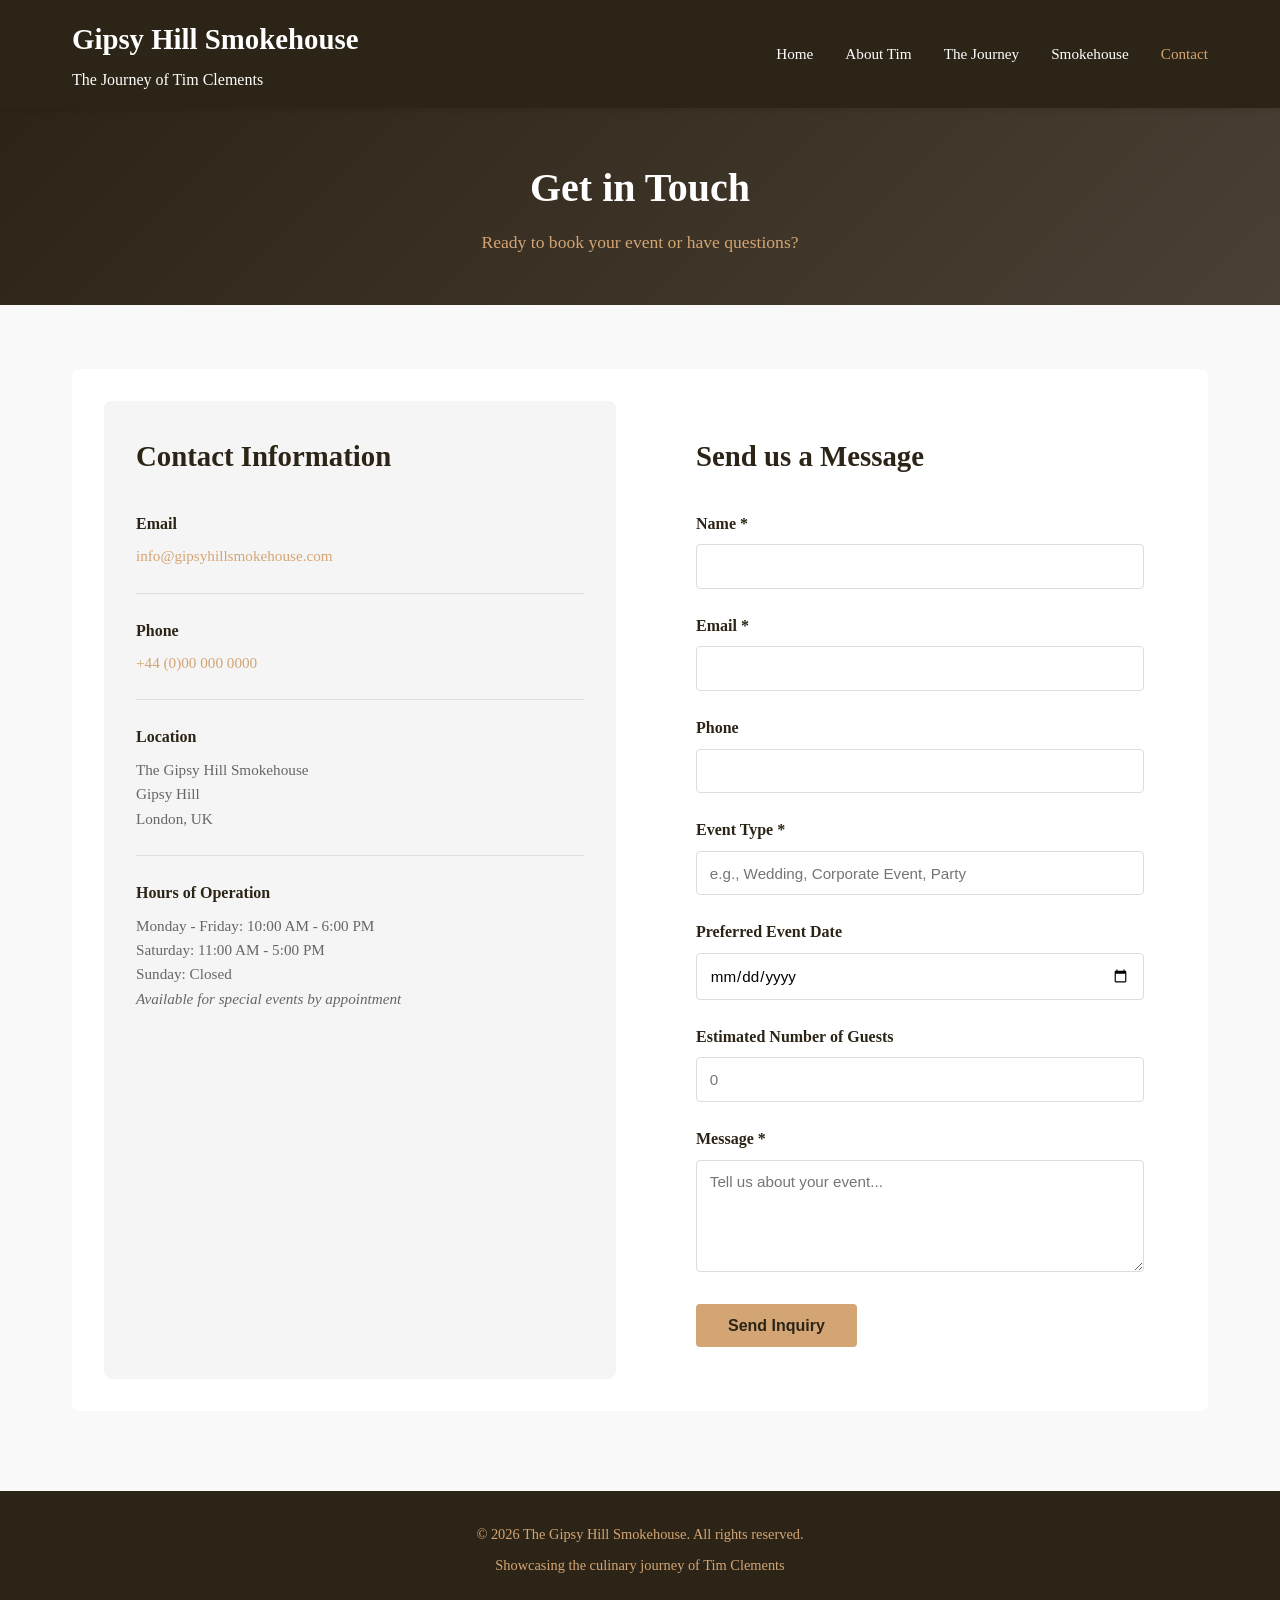
<file: contact.html>
<!DOCTYPE html>
<html lang="en">
<head>
    <meta charset="UTF-8">
    <meta name="viewport" content="width=device-width, initial-scale=1.0">
    <title>Contact - The Gipsy Hill Smokehouse</title>
    <link rel="stylesheet" href="styles.css">
</head>
<body>
    <nav class="navbar">
        <div class="nav-container">
            <div class="logo">
                <h1>Gipsy Hill Smokehouse</h1>
                <p class="tagline">The Journey of Tim Clements</p>
            </div>
            <ul class="nav-menu">
                <li><a href="index.html">Home</a></li>
                <li><a href="about.html">About Tim</a></li>
                <li><a href="journey.html">The Journey</a></li>
                <li><a href="smokehouse.html">Smokehouse</a></li>
                <li><a href="contact.html" class="active">Contact</a></li>
            </ul>
        </div>
    </nav>

    <section class="page-header">
        <h1>Get in Touch</h1>
        <p>Ready to book your event or have questions?</p>
    </section>

    <section class="content">
        <div class="contact-container">
            <div class="contact-info">
                <h2>Contact Information</h2>
                <div class="info-item">
                    <h3>Email</h3>
                    <p><a href="mailto:info@gipsyhillsmokehouse.com">info@gipsyhillsmokehouse.com</a></p>
                </div>
                <div class="info-item">
                    <h3>Phone</h3>
                    <p><a href="tel:+44000000000">+44 (0)00 000 0000</a></p>
                </div>
                <div class="info-item">
                    <h3>Location</h3>
                    <p>The Gipsy Hill Smokehouse<br>
                    Gipsy Hill<br>
                    London, UK</p>
                </div>
                <div class="info-item">
                    <h3>Hours of Operation</h3>
                    <p>Monday - Friday: 10:00 AM - 6:00 PM<br>
                    Saturday: 11:00 AM - 5:00 PM<br>
                    Sunday: Closed<br>
                    <em>Available for special events by appointment</em></p>
                </div>
            </div>

            <div class="contact-form">
                <h2>Send us a Message</h2>
                <form method="POST" action="#">
                    <div class="form-group">
                        <label for="name">Name *</label>
                        <input type="text" id="name" name="name" required>
                    </div>

                    <div class="form-group">
                        <label for="email">Email *</label>
                        <input type="email" id="email" name="email" required>
                    </div>

                    <div class="form-group">
                        <label for="phone">Phone</label>
                        <input type="tel" id="phone" name="phone">
                    </div>

                    <div class="form-group">
                        <label for="event-type">Event Type *</label>
                        <input type="text" id="event-type" name="event-type" placeholder="e.g., Wedding, Corporate Event, Party" required>
                    </div>

                    <div class="form-group">
                        <label for="event-date">Preferred Event Date</label>
                        <input type="date" id="event-date" name="event-date">
                    </div>

                    <div class="form-group">
                        <label for="guests">Estimated Number of Guests</label>
                        <input type="number" id="guests" name="guests" min="1" placeholder="0">
                    </div>

                    <div class="form-group">
                        <label for="message">Message *</label>
                        <textarea id="message" name="message" rows="5" placeholder="Tell us about your event..." required></textarea>
                    </div>

                    <button type="submit" class="submit-btn">Send Inquiry</button>
                </form>
            </div>
        </div>
    </section>

    <footer>
        <p>&copy; 2026 The Gipsy Hill Smokehouse. All rights reserved.</p>
        <p>Showcasing the culinary journey of Tim Clements</p>
    </footer>
</body>
</html>
</file>
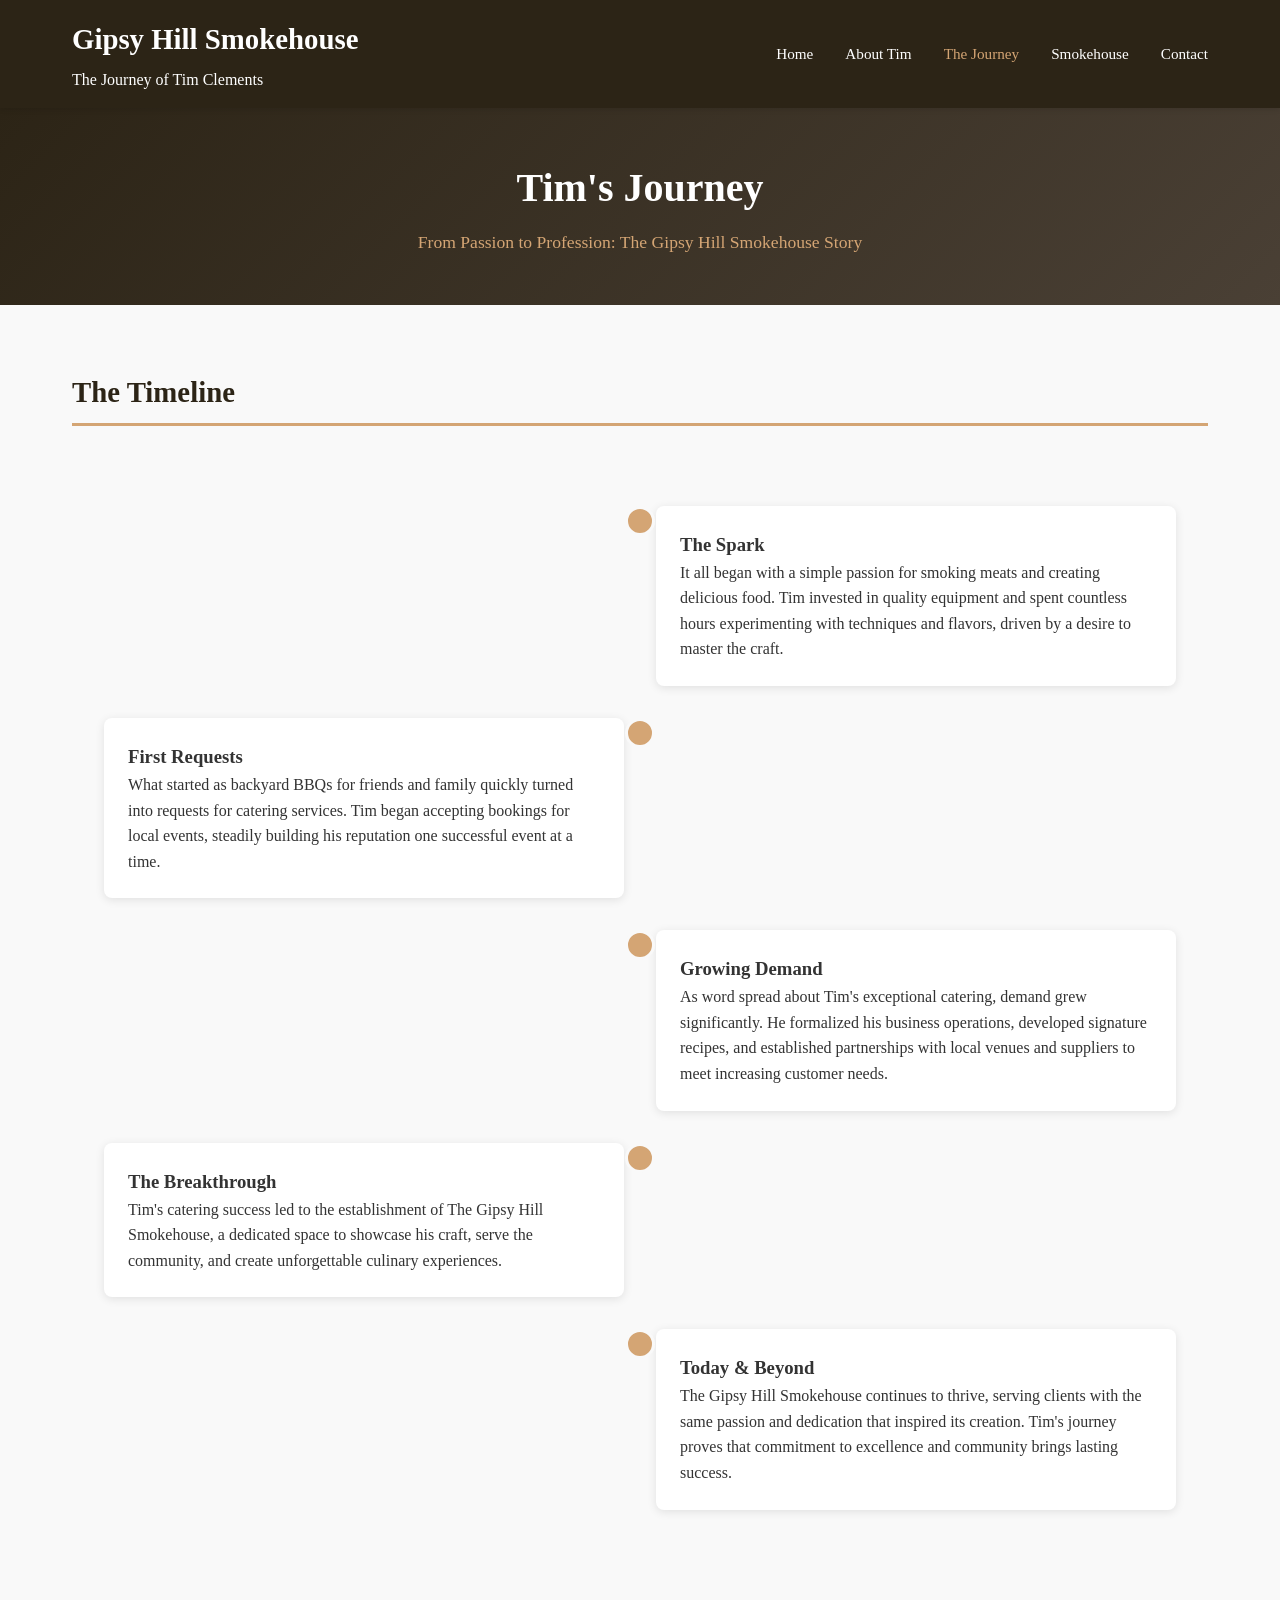
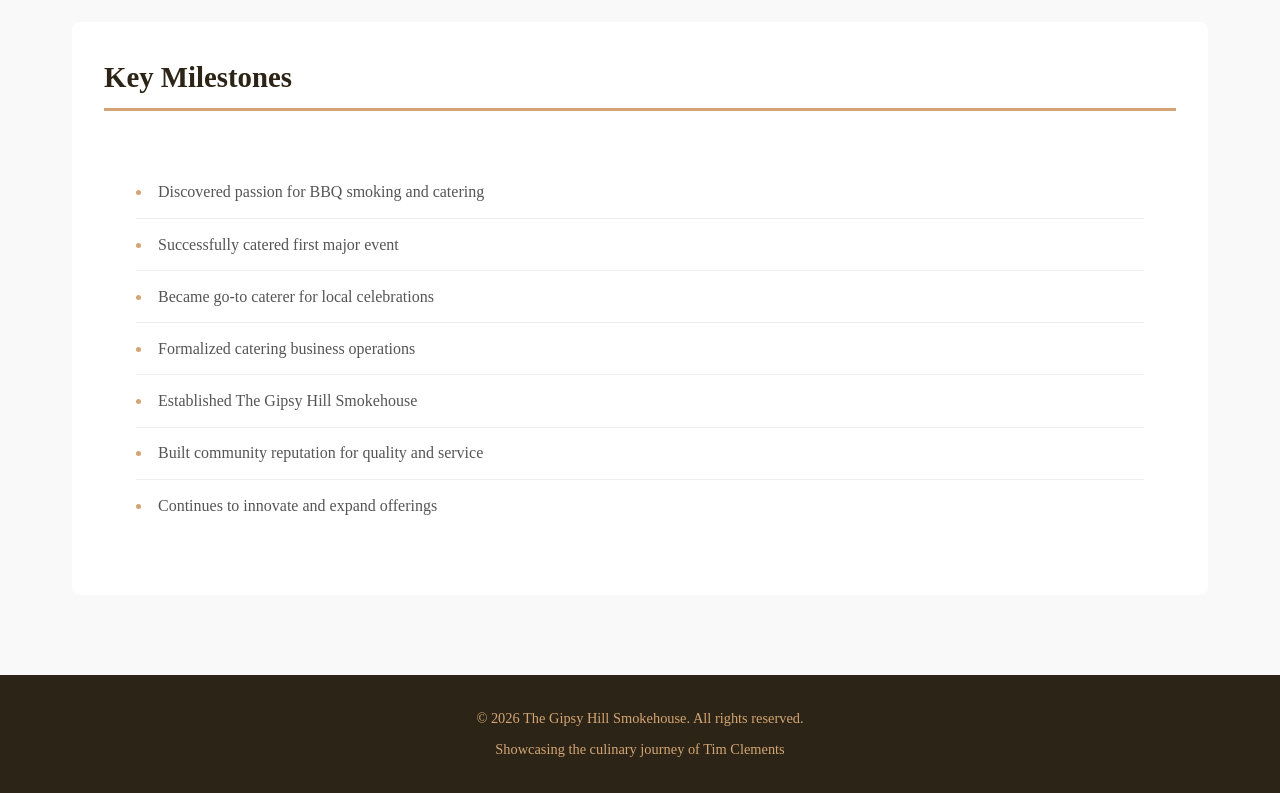
<file: journey.html>
<!DOCTYPE html>
<html lang="en">
<head>
    <meta charset="UTF-8">
    <meta name="viewport" content="width=device-width, initial-scale=1.0">
    <title>The Journey - Tim Clements & The Gipsy Hill Smokehouse</title>
    <link rel="stylesheet" href="styles.css">
</head>
<body>
    <nav class="navbar">
        <div class="nav-container">
            <div class="logo">
                <h1>Gipsy Hill Smokehouse</h1>
                <p class="tagline">The Journey of Tim Clements</p>
            </div>
            <ul class="nav-menu">
                <li><a href="index.html">Home</a></li>
                <li><a href="about.html">About Tim</a></li>
                <li><a href="journey.html" class="active">The Journey</a></li>
                <li><a href="smokehouse.html">Smokehouse</a></li>
                <li><a href="contact.html">Contact</a></li>
            </ul>
        </div>
    </nav>

    <section class="page-header">
        <h1>Tim's Journey</h1>
        <p>From Passion to Profession: The Gipsy Hill Smokehouse Story</p>
    </section>

    <section class="content">
        <h2>The Timeline</h2>
        
        <div class="timeline">
            <div class="timeline-item">
                <div class="timeline-marker"></div>
                <div class="timeline-content">
                    <h3>The Spark</h3>
                    <p>It all began with a simple passion for smoking meats and creating delicious food. Tim invested in quality equipment and spent countless hours experimenting with techniques and flavors, driven by a desire to master the craft.</p>
                </div>
            </div>

            <div class="timeline-item">
                <div class="timeline-marker"></div>
                <div class="timeline-content">
                    <h3>First Requests</h3>
                    <p>What started as backyard BBQs for friends and family quickly turned into requests for catering services. Tim began accepting bookings for local events, steadily building his reputation one successful event at a time.</p>
                </div>
            </div>

            <div class="timeline-item">
                <div class="timeline-marker"></div>
                <div class="timeline-content">
                    <h3>Growing Demand</h3>
                    <p>As word spread about Tim's exceptional catering, demand grew significantly. He formalized his business operations, developed signature recipes, and established partnerships with local venues and suppliers to meet increasing customer needs.</p>
                </div>
            </div>

            <div class="timeline-item">
                <div class="timeline-marker"></div>
                <div class="timeline-content">
                    <h3>The Breakthrough</h3>
                    <p>Tim's catering success led to the establishment of The Gipsy Hill Smokehouse, a dedicated space to showcase his craft, serve the community, and create unforgettable culinary experiences.</p>
                </div>
            </div>

            <div class="timeline-item">
                <div class="timeline-marker"></div>
                <div class="timeline-content">
                    <h3>Today & Beyond</h3>
                    <p>The Gipsy Hill Smokehouse continues to thrive, serving clients with the same passion and dedication that inspired its creation. Tim's journey proves that commitment to excellence and community brings lasting success.</p>
                </div>
            </div>
        </div>

        <div class="values-section" style="margin-top: 3rem;">
            <h2>Key Milestones</h2>
            <ul class="milestones-list">
                <li>Discovered passion for BBQ smoking and catering</li>
                <li>Successfully catered first major event</li>
                <li>Became go-to caterer for local celebrations</li>
                <li>Formalized catering business operations</li>
                <li>Established The Gipsy Hill Smokehouse</li>
                <li>Built community reputation for quality and service</li>
                <li>Continues to innovate and expand offerings</li>
            </ul>
        </div>
    </section>

    <footer>
        <p>&copy; 2026 The Gipsy Hill Smokehouse. All rights reserved.</p>
        <p>Showcasing the culinary journey of Tim Clements</p>
    </footer>
</body>
</html>
</file>
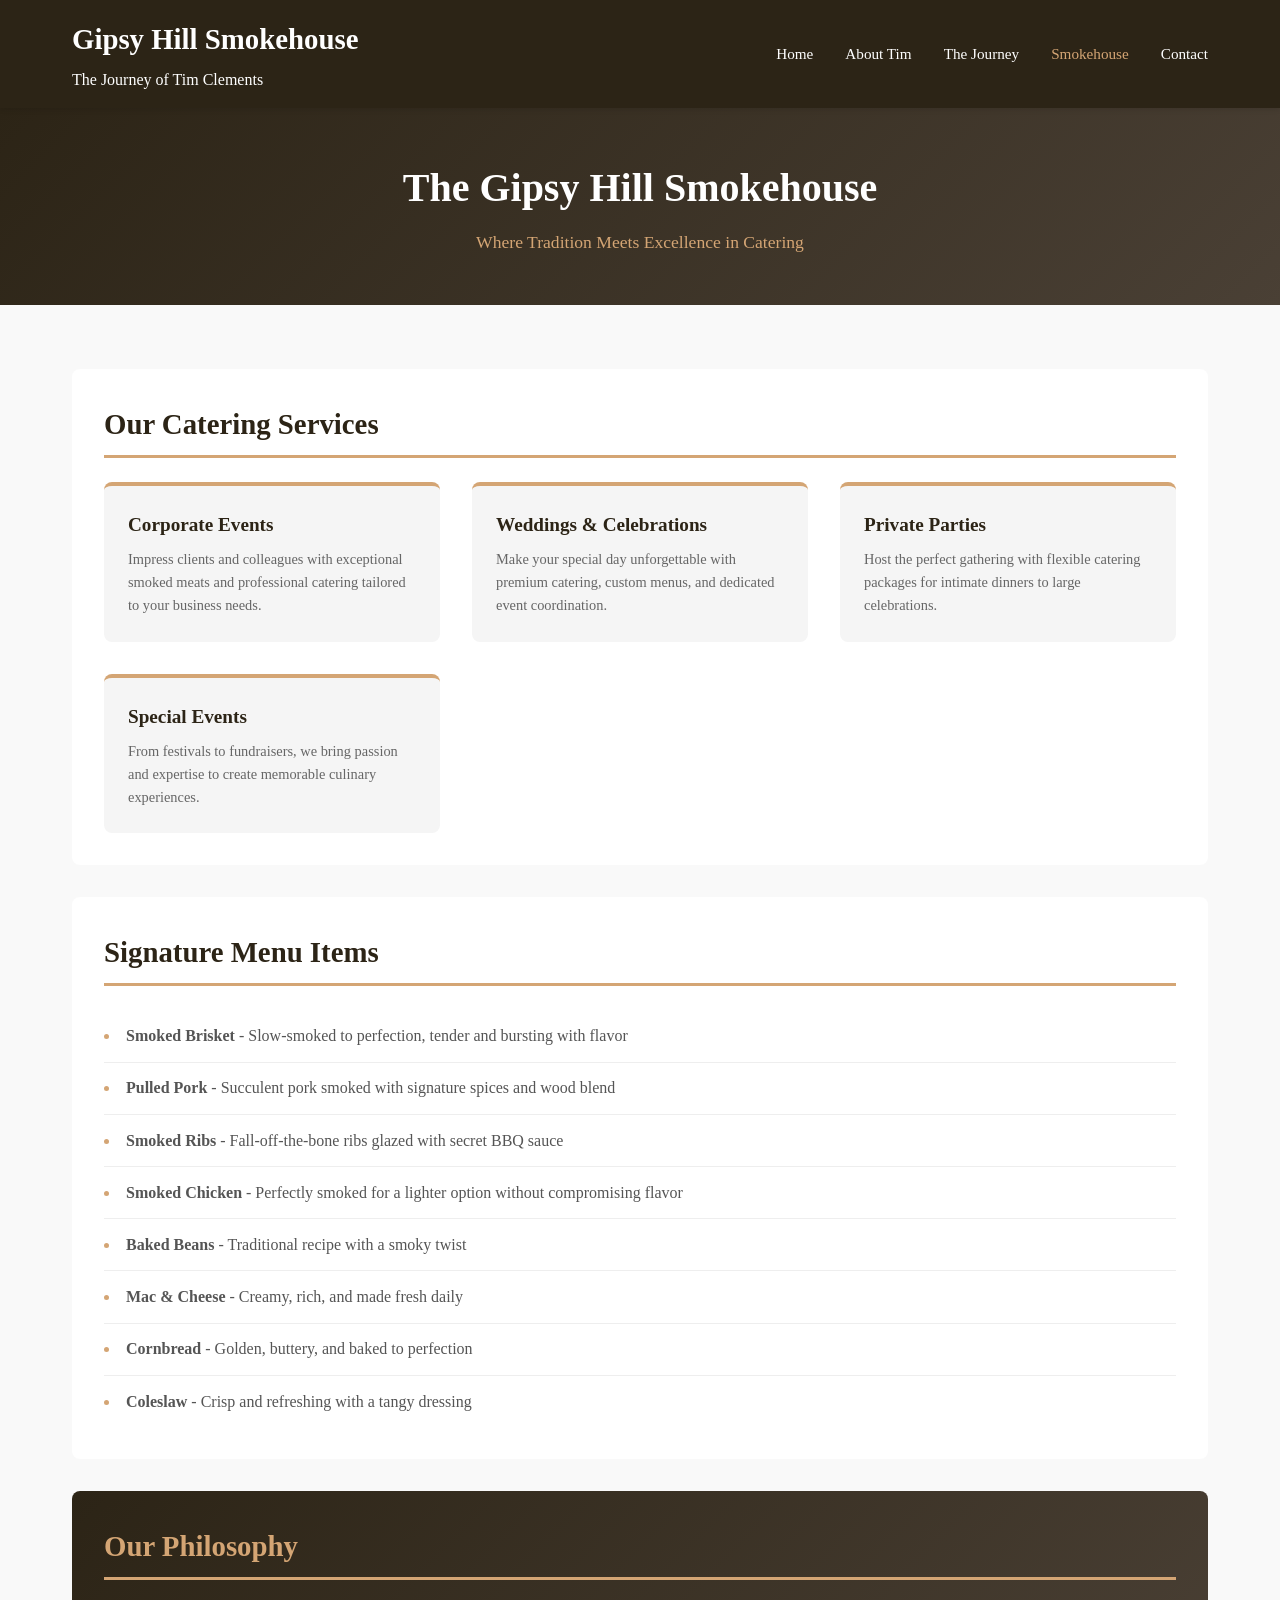
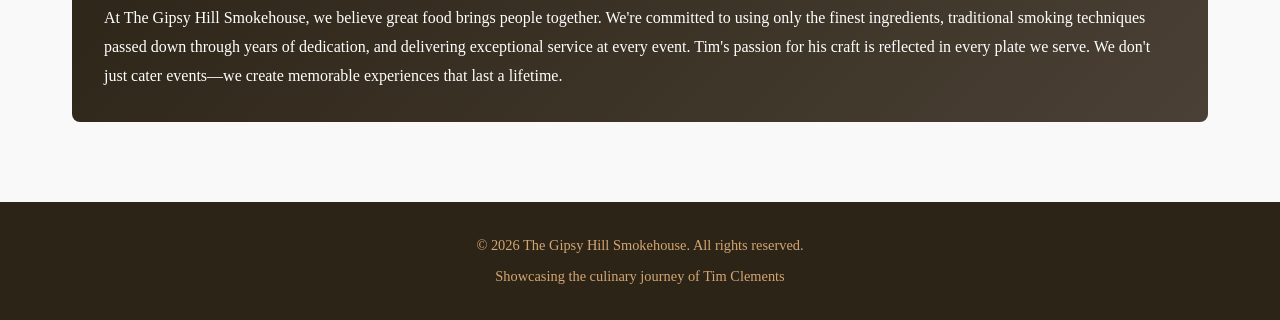
<file: smokehouse.html>
<!DOCTYPE html>
<html lang="en">
<head>
    <meta charset="UTF-8">
    <meta name="viewport" content="width=device-width, initial-scale=1.0">
    <title>The Gipsy Hill Smokehouse - Catering & Services</title>
    <link rel="stylesheet" href="styles.css">
</head>
<body>
    <nav class="navbar">
        <div class="nav-container">
            <div class="logo">
                <h1>Gipsy Hill Smokehouse</h1>
                <p class="tagline">The Journey of Tim Clements</p>
            </div>
            <ul class="nav-menu">
                <li><a href="index.html">Home</a></li>
                <li><a href="about.html">About Tim</a></li>
                <li><a href="journey.html">The Journey</a></li>
                <li><a href="smokehouse.html" class="active">Smokehouse</a></li>
                <li><a href="contact.html">Contact</a></li>
            </ul>
        </div>
    </nav>

    <section class="page-header">
        <h1>The Gipsy Hill Smokehouse</h1>
        <p>Where Tradition Meets Excellence in Catering</p>
    </section>

    <section class="content">
        <div class="services-section">
            <h2>Our Catering Services</h2>
            <div class="services-grid">
                <div class="service-card">
                    <h3>Corporate Events</h3>
                    <p>Impress clients and colleagues with exceptional smoked meats and professional catering tailored to your business needs.</p>
                </div>
                <div class="service-card">
                    <h3>Weddings & Celebrations</h3>
                    <p>Make your special day unforgettable with premium catering, custom menus, and dedicated event coordination.</p>
                </div>
                <div class="service-card">
                    <h3>Private Parties</h3>
                    <p>Host the perfect gathering with flexible catering packages for intimate dinners to large celebrations.</p>
                </div>
                <div class="service-card">
                    <h3>Special Events</h3>
                    <p>From festivals to fundraisers, we bring passion and expertise to create memorable culinary experiences.</p>
                </div>
            </div>
        </div>

        <div class="menu-section">
            <h2>Signature Menu Items</h2>
            <ul class="menu-list">
                <li><strong>Smoked Brisket</strong> - Slow-smoked to perfection, tender and bursting with flavor</li>
                <li><strong>Pulled Pork</strong> - Succulent pork smoked with signature spices and wood blend</li>
                <li><strong>Smoked Ribs</strong> - Fall-off-the-bone ribs glazed with secret BBQ sauce</li>
                <li><strong>Smoked Chicken</strong> - Perfectly smoked for a lighter option without compromising flavor</li>
                <li><strong>Baked Beans</strong> - Traditional recipe with a smoky twist</li>
                <li><strong>Mac & Cheese</strong> - Creamy, rich, and made fresh daily</li>
                <li><strong>Cornbread</strong> - Golden, buttery, and baked to perfection</li>
                <li><strong>Coleslaw</strong> - Crisp and refreshing with a tangy dressing</li>
            </ul>
        </div>

        <div class="philosophy">
            <h2>Our Philosophy</h2>
            <p>At The Gipsy Hill Smokehouse, we believe great food brings people together. We're committed to using only the finest ingredients, traditional smoking techniques passed down through years of dedication, and delivering exceptional service at every event. Tim's passion for his craft is reflected in every plate we serve. We don't just cater events—we create memorable experiences that last a lifetime.</p>
        </div>
    </section>

    <footer>
        <p>&copy; 2026 The Gipsy Hill Smokehouse. All rights reserved.</p>
        <p>Showcasing the culinary journey of Tim Clements</p>
    </footer>
</body>
</html>
</file>
<file: styles.css>
/* General Styles */
* {
    margin: 0;
    padding: 0;
    box-sizing: border-box;
}

body {
    font-family: 'Georgia', serif;
    line-height: 1.6;
    color: #333;
    background-color: #f9f9f9;
}

/* Navigation Bar */
.navbar {
    background-color: #2c2416;
    color: #fff;
    padding: 1rem 0;
    position: sticky;
    top: 0;
    z-index: 100;
    box-shadow: 0 2px 5px rgba(0,0,0,0.1);
}

.nav-container {
    max-width: 1200px;
    margin: 0 auto;
    display: flex;
    justify-content: space-between;
    align-items: center;
    padding: 0 2rem;
}

.logo h1 {
    font-size: 1.8rem;
    margin-bottom: 0.3rem;
}

tagline {
    font-size: 0.85rem;
    color: #d4a574;
    font-style: italic;
}

.nav-menu {
    display: flex;
    list-style: none;
    gap: 2rem;
}

.nav-menu a {
    color: #fff;
    text-decoration: none;
    transition: color 0.3s ease;
    font-size: 0.95rem;
}

.nav-menu a:hover,
.nav-menu a.active {
    color: #d4a574;
}

/* Hero Section */
.hero {
    background: linear-gradient(135deg, #2c2416 0%, #4a4035 100%);
    color: #fff;
    padding: 4rem 2rem;
    display: flex;
    align-items: center;
    justify-content: space-between;
    max-width: 1200px;
    margin: 0 auto;
    gap: 3rem;
    min-height: 500px;
}

.hero-content {
    flex: 1;
}

.hero-content h1 {
    font-size: 2.5rem;
    margin-bottom: 1rem;
    line-height: 1.3;
}

.hero-content p {
    font-size: 1.2rem;
    margin-bottom: 2rem;
    color: #d4a574;
}

.cta-button {
    display: inline-block;
    background-color: #d4a574;
    color: #2c2416;
    padding: 0.8rem 2rem;
    text-decoration: none;
    border-radius: 4px;
    font-weight: bold;
    transition: background-color 0.3s ease, transform 0.3s ease;
}

.cta-button:hover {
    background-color: #e8bb88;
    transform: translateY(-2px);
}

.hero-image {
    flex: 1;
    text-align: center;
}

.hero-image img {
    max-width: 100%;
    height: auto;
    border-radius: 8px;
    box-shadow: 0 4px 15px rgba(0,0,0,0.3);
}

/* Page Header */
.page-header {
    background: linear-gradient(135deg, #2c2416 0%, #4a4035 100%);
    color: #fff;
    padding: 3rem 2rem;
    text-align: center;
    max-width: 100%;
}

.page-header h1 {
    font-size: 2.5rem;
    margin-bottom: 0.5rem;
}

.page-header p {
    font-size: 1.1rem;
    color: #d4a574;
}

/* Content Section */
.content {
    max-width: 1200px;
    margin: 2rem auto;
    padding: 2rem;
}

.content h2 {
    font-size: 1.8rem;
    color: #2c2416;
    margin-bottom: 1.5rem;
    border-bottom: 3px solid #d4a574;
    padding-bottom: 0.5rem;
}

/* Highlights Section */
.highlights {
    display: grid;
    grid-template-columns: repeat(auto-fit, minmax(250px, 1fr));
    gap: 2rem;
    max-width: 1200px;
    margin: 3rem auto;
    padding: 2rem;
}

.highlight-card {
    background: #fff;
    padding: 2rem;
    border-radius: 8px;
    box-shadow: 0 4px 10px rgba(0,0,0,0.1);
    text-align: center;
    transition: transform 0.3s ease, box-shadow 0.3s ease;
}

.highlight-card:hover {
    transform: translateY(-5px);
    box-shadow: 0 6px 20px rgba(0,0,0,0.15);
}

.highlight-card h3 {
    color: #2c2416;
    margin-bottom: 0.5rem;
    font-size: 1.3rem;
}

.highlight-card p {
    color: #666;
    font-size: 0.95rem;
}

/* About Section */
.about-intro {
    display: flex;
    gap: 3rem;
    align-items: center;
    margin-bottom: 3rem;
    background: #fff;
    padding: 2rem;
    border-radius: 8px;
}

.profile-image {
    width: 250px;
    height: 250px;
    border-radius: 8px;
    object-fit: cover;
    box-shadow: 0 4px 15px rgba(0,0,0,0.2);
}

.about-text h2 {
    font-size: 1.8rem;
    color: #2c2416;
    margin-bottom: 1rem;
}

.about-text p {
    margin-bottom: 1rem;
    color: #555;
    line-height: 1.8;
}

/* Values Section */
.values-section {
    background: #fff;
    padding: 2rem;
    border-radius: 8px;
    margin-top: 2rem;
}

.values-grid {
    display: grid;
    grid-template-columns: repeat(auto-fit, minmax(200px, 1fr));
    gap: 2rem;
    margin-top: 1.5rem;
}

.value-card {
    background: linear-gradient(135deg, #f5f5f5 0%, #efefef 100%);
    padding: 1.5rem;
    border-left: 4px solid #d4a574;
    border-radius: 4px;
}

.value-card h3 {
    color: #2c2416;
    margin-bottom: 0.5rem;
}

.value-card p {
    color: #666;
    font-size: 0.9rem;
}

/* Timeline */
.timeline {
    max-width: 1200px;
    margin: 3rem auto;
    padding: 2rem;
    position: relative;
}

timeline::before {
    content: '';
    position: absolute;
    left: 50%;
    transform: translateX(-50%);
    width: 3px;
    height: 100%;
    background: #d4a574;
    top: 0;
}

.timeline-item {
    margin-bottom: 2rem;
    position: relative;
    display: flex;
    gap: 2rem;
}

.timeline-item:nth-child(odd) {
    flex-direction: row-reverse;
}

.timeline-marker {
    width: 30px;
    height: 30px;
    background: #d4a574;
    border-radius: 50%;
    position: absolute;
    left: 50%;
    transform: translateX(-50%);
    top: 0;
    border: 3px solid #f9f9f9;
    z-index: 1;
}

.timeline-content {
    width: calc(50% - 1rem);
    background: #fff;
    padding: 1.5rem;
    border-radius: 8px;
    box-shadow: 0 2px 10px rgba(0,0,0,0.1);
}

timeline-content h3 {
    color: #2c2416;
    margin-bottom: 0.5rem;
    font-size: 1.2rem;
}

timeline-content p {
    color: #666;
    line-height: 1.7;
}

/* Milestones List */
.milestones-list {
    background: #fff;
    padding: 2rem;
    border-radius: 8px;
    list-style-position: inside;
}

.milestones-list li {
    padding: 0.8rem 0;
    border-bottom: 1px solid #eee;
    color: #555;
}

.milestones-list li:last-child {
    border-bottom: none;
}

.milestones-list li::marker {
    color: #d4a574;
    font-weight: bold;
}

/* Services Grid */
.services-section,
.menu-section {
    background: #fff;
    padding: 2rem;
    border-radius: 8px;
    margin-bottom: 2rem;
}

.services-grid {
    display: grid;
    grid-template-columns: repeat(auto-fit, minmax(250px, 1fr));
    gap: 2rem;
    margin-top: 1.5rem;
}

.service-card {
    background: #f5f5f5;
    padding: 1.5rem;
    border-radius: 8px;
    border-top: 4px solid #d4a574;
    transition: transform 0.3s ease;
}

.service-card:hover {
    transform: translateY(-3px);
}

.service-card h3 {
    color: #2c2416;
    margin-bottom: 0.5rem;
    font-size: 1.2rem;
}

.service-card p {
    color: #666;
    font-size: 0.9rem;
    line-height: 1.6;
}

/* Menu List */
.menu-list {
    list-style-position: inside;
    color: #555;
}

.menu-list li {
    padding: 0.8rem 0;
    border-bottom: 1px solid #eee;
}

.menu-list li:last-child {
    border-bottom: none;
}

.menu-list li::marker {
    color: #d4a574;
    font-weight: bold;
}

/* Philosophy */
.philosophy {
    background: linear-gradient(135deg, #2c2416 0%, #4a4035 100%);
    color: #fff;
    padding: 2rem;
    border-radius: 8px;
    margin-top: 2rem;
}

.philosophy h2 {
    color: #d4a574;
    border-bottom: 3px solid #d4a574;
}

.philosophy p {
    margin-top: 1rem;
    line-height: 1.8;
    font-size: 1rem;
}

/* Contact Container */
.contact-container {
    display: grid;
    grid-template-columns: 1fr 1fr;
    gap: 3rem;
    background: #fff;
    padding: 2rem;
    border-radius: 8px;
}

.contact-info {
    background: #f5f5f5;
    padding: 2rem;
    border-radius: 8px;
}

.contact-info h2 {
    border: none;
    color: #2c2416;
    margin-bottom: 1.5rem;
}

.info-item {
    margin-bottom: 1.5rem;
    padding-bottom: 1.5rem;
    border-bottom: 1px solid #ddd;
}

.info-item:last-child {
    border-bottom: none;
}

.info-item h3 {
    color: #2c2416;
    font-size: 1rem;
    margin-bottom: 0.5rem;
}

.info-item p {
    color: #666;
    font-size: 0.95rem;
}

.info-item a {
    color: #d4a574;
    text-decoration: none;
}

.info-item a:hover {
    text-decoration: underline;
}

/* Contact Form */
.contact-form {
    padding: 2rem;
}

.contact-form h2 {
    border: none;
    color: #2c2416;
    margin-bottom: 1.5rem;
}

.form-group {
    margin-bottom: 1.5rem;
}

.form-group label {
    display: block;
    margin-bottom: 0.5rem;
    color: #2c2416;
    font-weight: 600;
}

.form-group input,
.form-group textarea {
    width: 100%;
    padding: 0.8rem;
    border: 1px solid #ddd;
    border-radius: 4px;
    font-family: 'Arial', sans-serif;
    font-size: 0.95rem;
    transition: border-color 0.3s ease;
}

.form-group input:focus,
.form-group textarea:focus {
    outline: none;
    border-color: #d4a574;
    box-shadow: 0 0 5px rgba(212, 165, 116, 0.3);
}

.submit-btn {
    background-color: #d4a574;
    color: #2c2416;
    padding: 0.8rem 2rem;
    border: none;
    border-radius: 4px;
    font-weight: bold;
    cursor: pointer;
    transition: background-color 0.3s ease, transform 0.2s ease;
    font-size: 1rem;
}

.submit-btn:hover {
    background-color: #e8bb88;
    transform: translateY(-2px);
}

/* Footer */
footer {
    background-color: #2c2416;
    color: #d4a574;
    text-align: center;
    padding: 2rem;
    margin-top: 3rem;
}

footer p {
    font-size: 0.9rem;
}

footer p:first-child {
    margin-bottom: 0.5rem;
}

/* Responsive Design */
@media (max-width: 768px) {
    .nav-container {
        flex-direction: column;
        gap: 1rem;
    }

    .nav-menu {
        flex-direction: column;
        gap: 0.5rem;
        text-align: center;
    }

    .hero {
        flex-direction: column;
        padding: 2rem;
    }

    .hero-content h1 {
        font-size: 2rem;
    }

    .page-header h1 {
        font-size: 2rem;
    }

    .about-intro {
        flex-direction: column;
    }

    .profile-image {
        width: 200px;
        height: 200px;
    }

    .timeline::before {
        left: 15px;
    }

    .timeline-item {
        flex-direction: column !important;
    }

    .timeline-marker {
        left: 15px;
    }

    .timeline-content {
        width: 100%;
        margin-left: 30px;
    }

    .contact-container {
        grid-template-columns: 1fr;
    }

    .services-grid {
        grid-template-columns: 1fr;
    }

    .values-grid {
        grid-template-columns: 1fr;
    }
}
</file>
